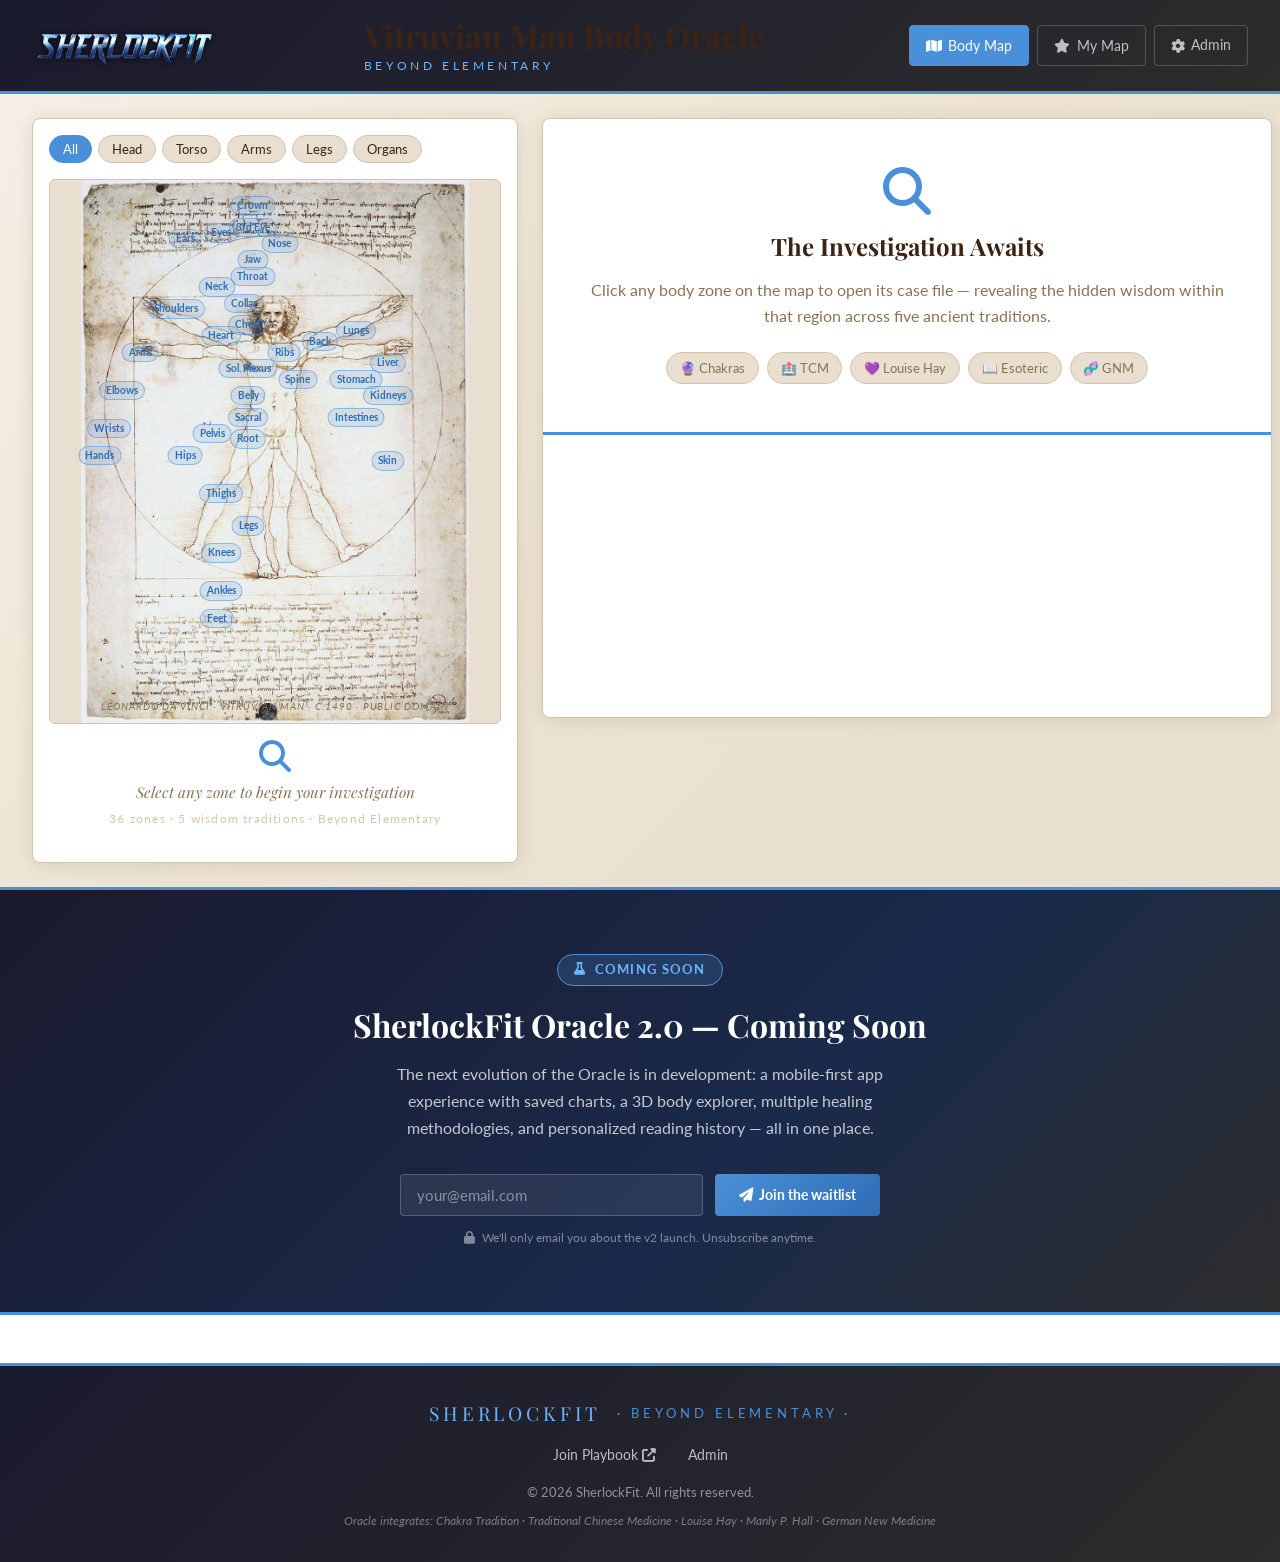
<file: index.html>
<!DOCTYPE html>
<html lang="en">
<head>
  <meta charset="UTF-8">
  <meta name="viewport" content="width=device-width, initial-scale=1.0">
  <meta name="description" content="Vitruvian Man Body Oracle by SherlockFit — Investigate your body's hidden wisdom through chakras, TCM, Louise Hay, Manly P. Hall, and German New Medicine.">
  <title>Vitruvian Man Body Oracle | SherlockFit — Beyond Elementary</title>
  <link rel="preconnect" href="https://fonts.googleapis.com">
  <link rel="preconnect" href="https://fonts.gstatic.com" crossorigin>
  <link href="https://fonts.googleapis.com/css2?family=Playfair+Display:ital,wght@0,400;0,600;0,700;1,400;1,600&family=Lato:wght@300;400;700&display=swap" rel="stylesheet">
  <link rel="stylesheet" href="https://cdnjs.cloudflare.com/ajax/libs/font-awesome/6.5.0/css/all.min.css">
  <link rel="stylesheet" href="styles.css">
</head>
<body>
  <!-- HEADER -->
  <header class="site-header">
    <div class="header-inner">
      <div class="logo-area">
        <img src="sherlockfit-logo.png" alt="SherlockFit" class="site-logo" onerror="this.style.display='none'; document.getElementById('logo-text').style.display='block'">
        <span id="logo-text" class="logo-text-fallback" style="display:none">SHERLOCKFIT</span>
      </div>
      <div class="header-title">
        <h1>Vitruvian Man Body Oracle</h1>
        <p class="tagline">BEYOND ELEMENTARY</p>
      </div>
      <nav class="header-nav">
        <button class="nav-btn active" data-view="oracle"><i class="fas fa-map"></i> Body Map</button>
        <button class="nav-btn" data-view="mymap"><i class="fas fa-star"></i> My Map</button>
        <a href="admin.html" class="nav-btn"><i class="fas fa-cog"></i> Admin</a>
      </nav>
    </div>
  </header>

  <!-- MAIN CONTENT -->
  <main class="oracle-main">
    
    <!-- BODY MAP VIEW -->
    <div id="view-oracle" class="view active">
      <div class="oracle-layout">
        
        <!-- LEFT: Body Map -->
        <aside class="body-map-panel">
          <div class="region-tabs">
            <button class="region-tab active" data-region="all">All</button>
            <button class="region-tab" data-region="head">Head</button>
            <button class="region-tab" data-region="torso">Torso</button>
            <button class="region-tab" data-region="arms">Arms</button>
            <button class="region-tab" data-region="legs">Legs</button>
            <button class="region-tab" data-region="organs">Organs</button>
          </div>
          
          <div class="body-map-container" id="bodyMapContainer">
            <img src="vitruvian-man.png" alt="Vitruvian Man — Leonardo da Vinci, c.1490" class="vitruvian-img" id="vitruvianImg">
            
            <!-- ZONE HOTSPOTS - positioned as percentages relative to the container -->
            <!-- HEAD REGION -->
            <button class="body-zone" data-zone="crown" data-region="head" style="top:3%;left:45%;" title="Crown">Crown</button>
            <button class="body-zone" data-zone="eyes" data-region="head" style="top:8%;left:38%;" title="Eyes">Eyes</button>
            <button class="body-zone" data-zone="thirdEye" data-region="head" style="top:7%;left:45%;" title="Third Eye">3rd Eye</button>
            <button class="body-zone" data-zone="ears" data-region="head" style="top:9%;left:30%;" title="Ears">Ears</button>
            <button class="body-zone" data-zone="nose" data-region="head" style="top:10%;left:51%;" title="Nose">Nose</button>
            <button class="body-zone" data-zone="jaw" data-region="head" style="top:13%;left:45%;" title="Jaw">Jaw</button>
            <button class="body-zone" data-zone="throat" data-region="head" style="top:16%;left:45%;" title="Throat">Throat</button>
            <button class="body-zone" data-zone="neck" data-region="head" style="top:18%;left:37%;" title="Neck">Neck</button>
            
            <!-- TORSO REGION -->
            <button class="body-zone" data-zone="shoulders" data-region="torso" style="top:22%;left:28%;" title="Shoulders">Shoulders</button>
            <button class="body-zone" data-zone="collarbone" data-region="torso" style="top:21%;left:43%;" title="Collarbone">Collar</button>
            <button class="body-zone" data-zone="chest" data-region="torso" style="top:25%;left:44%;" title="Chest">Chest</button>
            <button class="body-zone" data-zone="heart" data-region="torso" style="top:27%;left:38%;" title="Heart">Heart</button>
            <button class="body-zone" data-zone="ribcage" data-region="torso" style="top:30%;left:52%;" title="Ribcage">Ribs</button>
            <button class="body-zone" data-zone="solarPlexus" data-region="torso" style="top:33%;left:44%;" title="Solar Plexus">Sol. Plexus</button>
            <button class="body-zone" data-zone="back" data-region="torso" style="top:28%;left:60%;" title="Back">Back</button>
            <button class="body-zone" data-zone="spine" data-region="torso" style="top:35%;left:55%;" title="Spine">Spine</button>
            <button class="body-zone" data-zone="belly" data-region="torso" style="top:38%;left:44%;" title="Belly">Belly</button>
            <button class="body-zone" data-zone="sacral" data-region="torso" style="top:42%;left:44%;" title="Sacral">Sacral</button>
            <button class="body-zone" data-zone="pelvis" data-region="torso" style="top:45%;left:36%;" title="Pelvis">Pelvis</button>
            
            <!-- ARMS REGION -->
            <button class="body-zone" data-zone="arms" data-region="arms" style="top:30%;left:20%;" title="Arms">Arms</button>
            <button class="body-zone" data-zone="elbows" data-region="arms" style="top:37%;left:16%;" title="Elbows">Elbows</button>
            <button class="body-zone" data-zone="wrists" data-region="arms" style="top:44%;left:13%;" title="Wrists">Wrists</button>
            <button class="body-zone" data-zone="hands" data-region="arms" style="top:49%;left:11%;" title="Hands">Hands</button>
            
            <!-- LEGS REGION -->
            <button class="body-zone" data-zone="root" data-region="legs" style="top:46%;left:44%;" title="Root">Root</button>
            <button class="body-zone" data-zone="hips" data-region="legs" style="top:49%;left:30%;" title="Hips">Hips</button>
            <button class="body-zone" data-zone="thighs" data-region="legs" style="top:56%;left:38%;" title="Thighs">Thighs</button>
            <button class="body-zone" data-zone="legs" data-region="legs" style="top:62%;left:44%;" title="Legs">Legs</button>
            <button class="body-zone" data-zone="knees" data-region="legs" style="top:67%;left:38%;" title="Knees">Knees</button>
            <button class="body-zone" data-zone="ankles" data-region="legs" style="top:74%;left:38%;" title="Ankles">Ankles</button>
            <button class="body-zone" data-zone="feet" data-region="legs" style="top:79%;left:37%;" title="Feet">Feet</button>
            
            <!-- ORGANS -->
            <button class="body-zone" data-zone="lungs" data-region="organs" style="top:26%;left:68%;" title="Lungs">Lungs</button>
            <button class="body-zone" data-zone="stomach" data-region="organs" style="top:35%;left:68%;" title="Stomach">Stomach</button>
            <button class="body-zone" data-zone="liver" data-region="organs" style="top:32%;left:75%;" title="Liver">Liver</button>
            <button class="body-zone" data-zone="kidneys" data-region="organs" style="top:38%;left:75%;" title="Kidneys">Kidneys</button>
            <button class="body-zone" data-zone="intestines" data-region="organs" style="top:42%;left:68%;" title="Intestines">Intestines</button>
            <button class="body-zone" data-zone="skin" data-region="organs" style="top:50%;left:75%;" title="Skin">Skin</button>
            
            <div class="vitruvian-caption">LEONARDO DA VINCI · VITRUVIAN MAN · C.1490 · PUBLIC DOMAIN</div>
          </div>
          
          <div class="map-prompt" id="mapPrompt">
            <i class="fas fa-search"></i>
            <p>Select any zone to begin your investigation</p>
            <span class="map-prompt-sub">36 zones · 5 wisdom traditions · Beyond Elementary</span>
          </div>
        </aside>
        
        <!-- RIGHT: Case File Panel -->
        <section class="case-file-panel" id="caseFilePanel">
          <div class="case-file-header" id="caseFileHeader">
            <div class="case-file-placeholder">
              <div class="placeholder-icon"><i class="fas fa-magnifying-glass"></i></div>
              <h2>The Investigation Awaits</h2>
              <p>Click any body zone on the map to open its case file — revealing the hidden wisdom within that region across five ancient traditions.</p>
              <div class="wisdom-traditions">
                <span>🔮 Chakras</span>
                <span>🏥 TCM</span>
                <span>💜 Louise Hay</span>
                <span>📖 Esoteric</span>
                <span>🧬 GNM</span>
              </div>
            </div>
          </div>
          
          <div class="case-file-content" id="caseFileContent" style="display:none">
            <div class="zone-title-bar">
              <div class="zone-chakra-dot" id="zoneDot"></div>
              <h2 id="zoneTitle">Zone Name</h2>
              <div class="zone-actions">
                <button class="btn-sm btn-secondary" id="addNoteBtn"><i class="fas fa-plus"></i> Case Note</button>
                <button class="btn-sm btn-secondary" id="shareBtn"><i class="fas fa-share-alt"></i> Share</button>
              </div>
            </div>
            <p class="zone-anatomy" id="zoneAnatomy"></p>
            
            <!-- ACCORDION SECTIONS -->
            <div class="accordion" id="mainAccordion">
              
              <div class="accordion-item">
                <button class="accordion-header" data-section="spiritual">
                  <span class="acc-icon">🔮</span>
                  <span class="acc-title">The Investigation — Spiritual Meaning</span>
                  <i class="fas fa-chevron-down acc-arrow"></i>
                </button>
                <div class="accordion-body" id="section-spiritual"></div>
              </div>
              
              <div class="accordion-item">
                <button class="accordion-header" data-section="chakra">
                  <span class="acc-icon">🕉️</span>
                  <span class="acc-title">Chakra Dossier</span>
                  <i class="fas fa-chevron-down acc-arrow"></i>
                </button>
                <div class="accordion-body" id="section-chakra"></div>
              </div>
              
              <div class="accordion-item">
                <button class="accordion-header" data-section="tcm">
                  <span class="acc-icon">🏥</span>
                  <span class="acc-title">Chinese Medicine Report</span>
                  <i class="fas fa-chevron-down acc-arrow"></i>
                </button>
                <div class="accordion-body" id="section-tcm"></div>
              </div>
              
              <div class="accordion-item">
                <button class="accordion-header" data-section="louiseHay">
                  <span class="acc-icon">💜</span>
                  <span class="acc-title">Louise Hay's Evidence</span>
                  <i class="fas fa-chevron-down acc-arrow"></i>
                </button>
                <div class="accordion-body" id="section-louiseHay"></div>
              </div>
              
              <div class="accordion-item">
                <button class="accordion-header" data-section="manlyPHall">
                  <span class="acc-icon">📖</span>
                  <span class="acc-title">Hall's Secret Archives</span>
                  <i class="fas fa-chevron-down acc-arrow"></i>
                </button>
                <div class="accordion-body" id="section-manlyPHall"></div>
              </div>
              
              <div class="accordion-item">
                <button class="accordion-header" data-section="gnm">
                  <span class="acc-icon">🧬</span>
                  <span class="acc-title">Biological Program — GNM</span>
                  <i class="fas fa-chevron-down acc-arrow"></i>
                </button>
                <div class="accordion-body" id="section-gnm"></div>
              </div>
              
              <div class="accordion-item">
                <button class="accordion-header" data-section="patterns">
                  <span class="acc-icon">⚖️</span>
                  <span class="acc-title">Body Pattern Analysis</span>
                  <i class="fas fa-chevron-down acc-arrow"></i>
                </button>
                <div class="accordion-body" id="section-patterns"></div>
              </div>
              
              <div class="accordion-item">
                <button class="accordion-header" data-section="ailments">
                  <span class="acc-icon">🩺</span>
                  <span class="acc-title">Known Ailments</span>
                  <i class="fas fa-chevron-down acc-arrow"></i>
                </button>
                <div class="accordion-body" id="section-ailments"></div>
              </div>
              
              <div class="accordion-item">
                <button class="accordion-header" data-section="playbook">
                  <span class="acc-icon">💪</span>
                  <span class="acc-title">SherlockFit Prescription</span>
                  <i class="fas fa-chevron-down acc-arrow"></i>
                </button>
                <div class="accordion-body" id="section-playbook"></div>
              </div>
              
              <div class="accordion-item" id="personalNotesSection" style="display:none">
                <button class="accordion-header" data-section="notes">
                  <span class="acc-icon">📝</span>
                  <span class="acc-title">My Case Notes</span>
                  <i class="fas fa-chevron-down acc-arrow"></i>
                </button>
                <div class="accordion-body" id="section-notes"></div>
              </div>
              
            </div><!-- end accordion -->
            
            <!-- Share buttons -->
            <div class="share-bar">
              <span class="share-label">Share this investigation:</span>
              <button class="share-btn share-twitter" id="shareTwitter"><i class="fab fa-x-twitter"></i> Share</button>
              <button class="share-btn share-facebook" id="shareFacebook"><i class="fab fa-facebook-f"></i> Share</button>
              <button class="share-btn share-copy" id="shareCopy"><i class="fas fa-link"></i> Copy Link</button>
            </div>
            
          </div><!-- end case-file-content -->
        </section>
        
      </div><!-- end oracle-layout -->
    </div><!-- end view-oracle -->
    
    <!-- MY MAP VIEW -->
    <div id="view-mymap" class="view">
      <div class="mymap-container">
        <h2 class="section-heading"><i class="fas fa-star"></i> Personal Healing Map</h2>
        <p class="section-subtext">Track your investigation progress across all 36 body zones.</p>
        
        <div class="progress-bar-container">
          <div class="progress-bar-label">
            <span>Zones Investigated:</span>
            <span id="progressCount">0 of 36</span>
          </div>
          <div class="progress-track">
            <div class="progress-fill" id="progressFill" style="width:0%"></div>
          </div>
        </div>
        
        <div class="zone-grid" id="zoneGrid"></div>
        
        <div class="map-actions">
          <button class="btn btn-primary" id="exportMapBtn"><i class="fas fa-download"></i> Export My Map</button>
          <button class="btn btn-secondary" id="importMapBtn"><i class="fas fa-upload"></i> Import Map</button>
          <button class="btn btn-danger" id="clearMapBtn"><i class="fas fa-trash"></i> Clear All Notes</button>
        </div>
        <input type="file" id="importFileInput" accept=".json" style="display:none">
      </div>
    </div>
    
  </main>

  <!-- ADD CASE NOTE MODAL -->
  <div class="modal-overlay" id="caseNoteModal">
    <div class="modal-box">
      <div class="modal-header">
        <h3><i class="fas fa-plus-circle"></i> Add Case Note</h3>
        <button class="modal-close" id="modalClose"><i class="fas fa-times"></i></button>
      </div>
      <div class="modal-body">
        <label>Body Zone:</label>
        <select id="noteZoneSelect" class="modal-input"></select>
        <label>Note Type:</label>
        <select id="noteTypeSelect" class="modal-input">
          <option value="ailment">Ailment / Injury</option>
          <option value="observation">Personal Observation</option>
          <option value="healing">Healing Progress</option>
          <option value="affirmation">Personal Affirmation</option>
        </select>
        <label>Your Note:</label>
        <textarea id="noteText" class="modal-input" rows="4" placeholder="Describe your experience, symptom, or insight..."></textarea>
        <div class="modal-actions">
          <button class="btn btn-primary" id="saveNoteBtn">Save to Case File</button>
          <button class="btn btn-secondary" id="cancelNoteBtn">Cancel</button>
        </div>
      </div>
    </div>
  </div>

  <!-- ============================================================
       WAITLIST SECTION — SherlockFit Oracle 2.0
       ============================================================
       To activate form submissions:
         1. Create a free account at https://formspree.io
         2. Create a new form and copy your form ID
         3. Replace REPLACE_WITH_FORM_ID below with your actual form ID
            e.g. https://formspree.io/f/xabc1234
         4. (Optional) Keep or update the hidden _subject field value
       ============================================================ -->
  <section class="waitlist-section" aria-label="Join the SherlockFit Oracle 2.0 waitlist">
    <div class="waitlist-inner">
      <div class="waitlist-badge"><i class="fas fa-flask"></i> Coming Soon</div>
      <h2 class="waitlist-heading">SherlockFit Oracle 2.0 — Coming Soon</h2>
      <p class="waitlist-sub">
        The next evolution of the Oracle is in development: a mobile-first app experience with saved charts,
        a 3D body explorer, multiple healing methodologies, and personalized reading history — all in one place.
      </p>

      <form class="waitlist-form" id="waitlistForm"
            action="https://formspree.io/f/REPLACE_WITH_FORM_ID"
            method="POST"
            novalidate>
        <!-- Optional: set email subject in Formspree dashboard or keep this hidden field -->
        <input type="hidden" name="_subject" value="V2 waitlist signup">
        <div class="waitlist-input-row">
          <label for="waitlistEmail" class="sr-only">Email address</label>
          <input
            type="email"
            id="waitlistEmail"
            name="email"
            class="waitlist-email-input"
            placeholder="your@email.com"
            autocomplete="email"
            required
          >
          <button type="submit" class="btn waitlist-submit-btn" id="waitlistSubmitBtn">
            <i class="fas fa-paper-plane"></i>
            <span>Join the waitlist</span>
          </button>
        </div>
        <p class="waitlist-privacy">
          <i class="fas fa-lock"></i>
          We'll only email you about the v2 launch. Unsubscribe anytime.
        </p>
      </form>

      <div class="waitlist-feedback" id="waitlistFeedback" aria-live="polite" aria-atomic="true"></div>
    </div>
  </section>

  <!-- FOOTER -->
  <footer class="site-footer">
    <div class="footer-inner">
      <div class="footer-brand">
        <span class="footer-logo">SHERLOCKFIT</span>
        <span class="footer-tagline">· BEYOND ELEMENTARY ·</span>
      </div>
      <div class="footer-links">
        <a href="https://my.playbookapp.io/sherlockfit" target="_blank" rel="noopener">Join Playbook <i class="fas fa-external-link-alt"></i></a>
        <a href="admin.html">Admin</a>
      </div>
      <p class="footer-copy">&copy; 2026 SherlockFit. All rights reserved.</p>
      <p class="footer-credits">Oracle integrates: Chakra Tradition · Traditional Chinese Medicine · Louise Hay · Manly P. Hall · German New Medicine</p>
    </div>
  </footer>

  <script src="body-data.js"></script>
  <script src="script.js"></script>
</body>
</html>
</file>
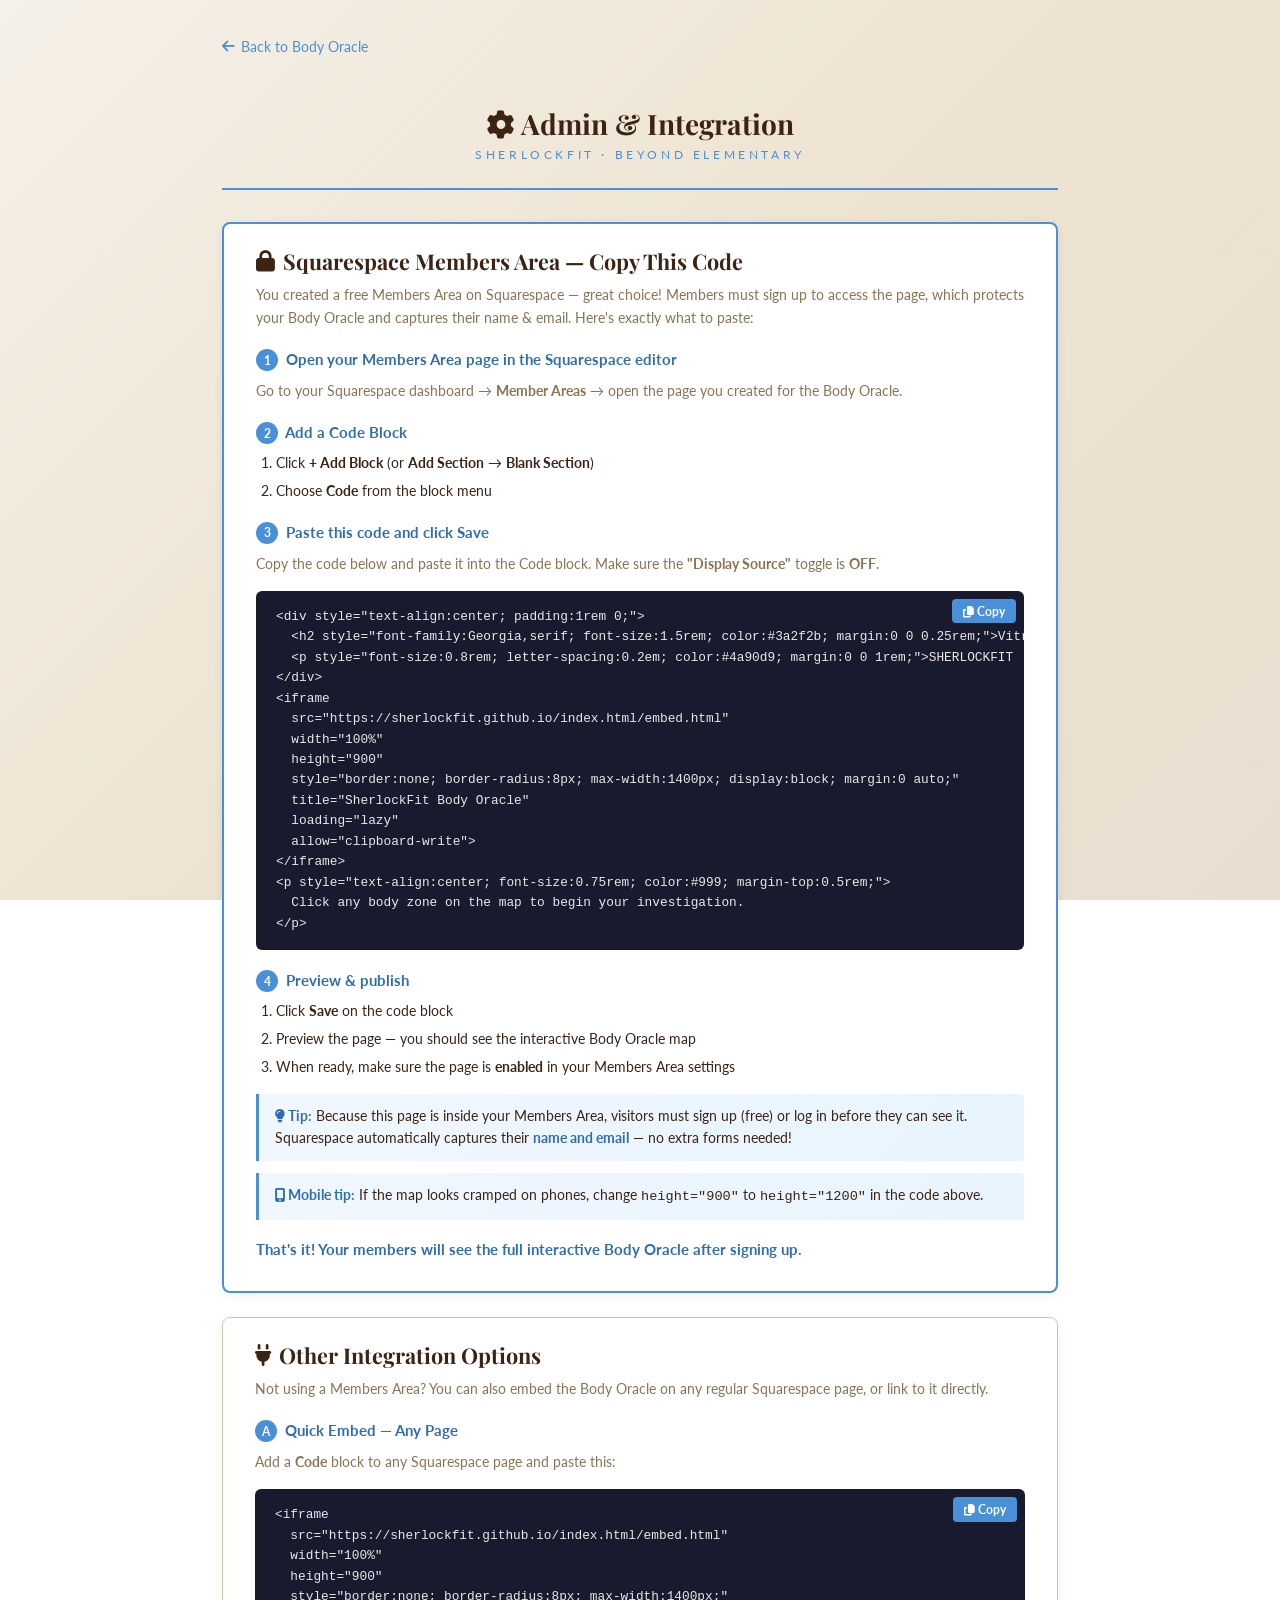
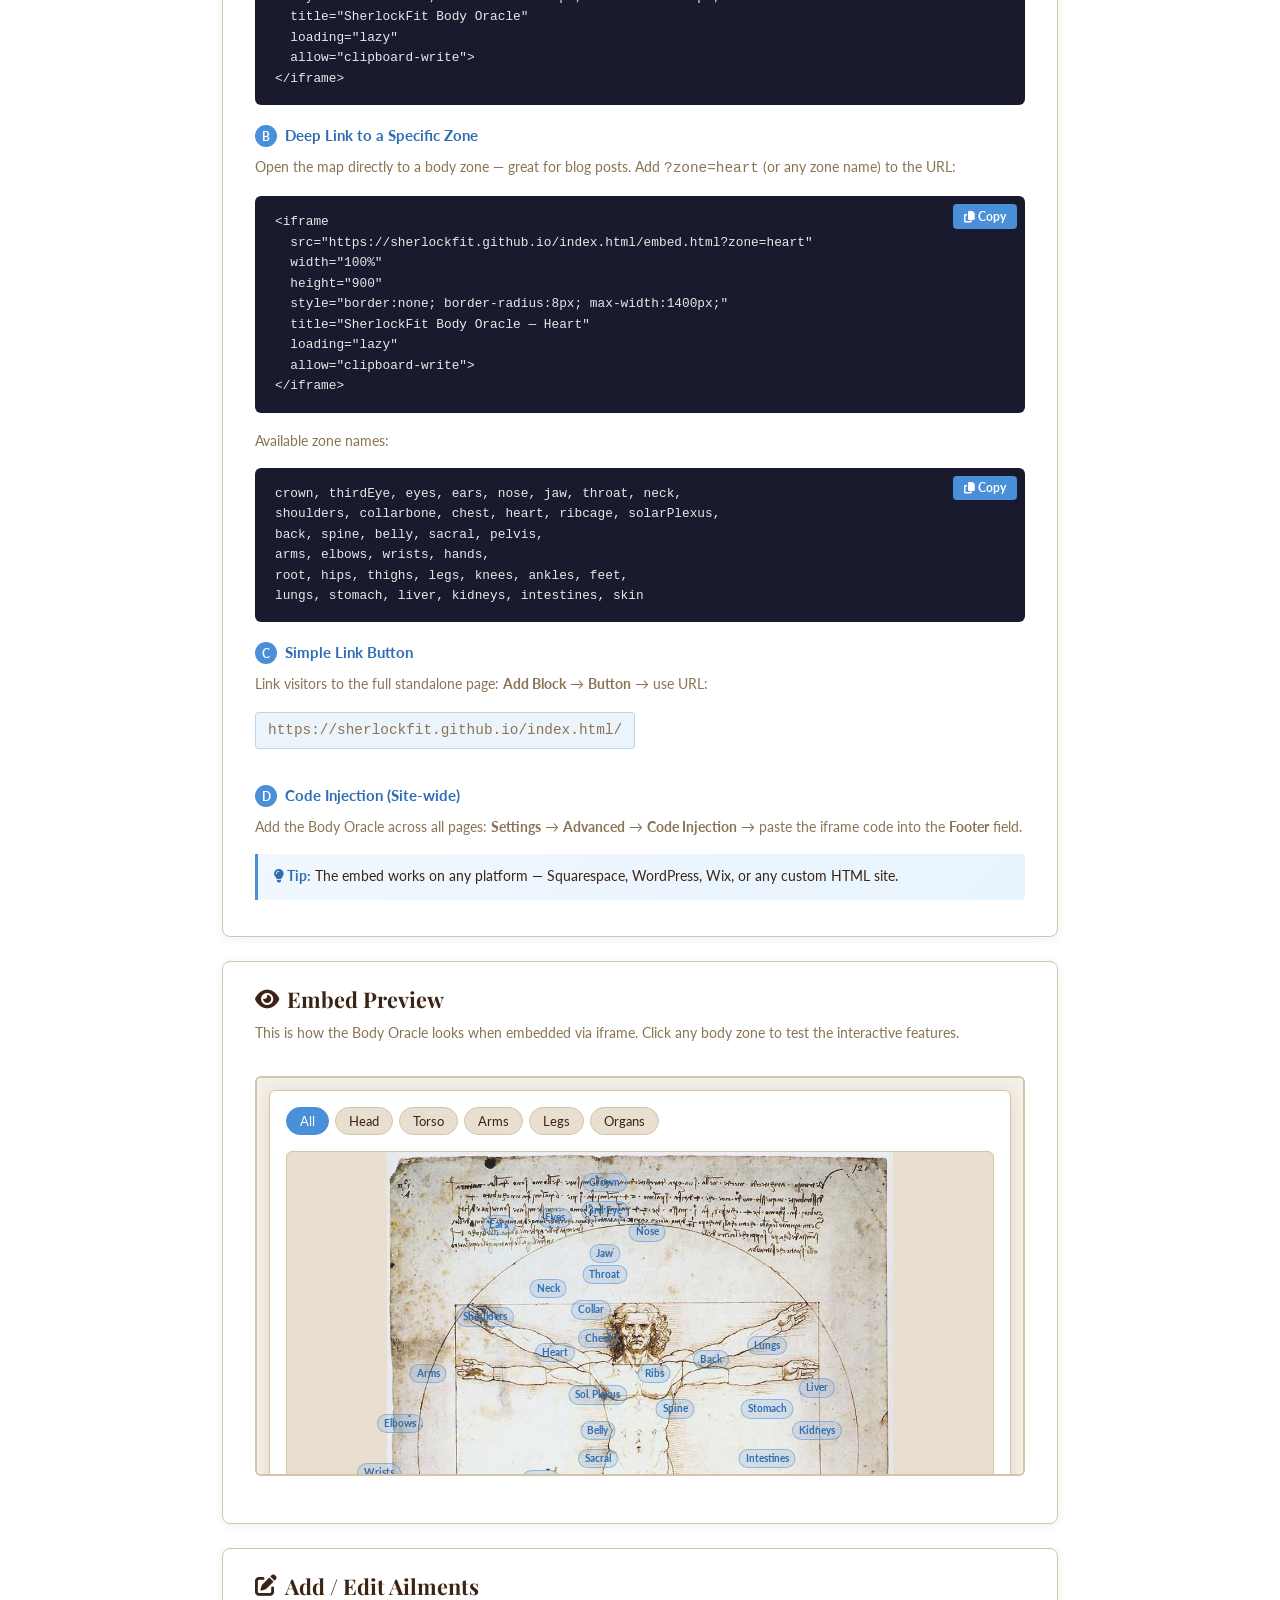
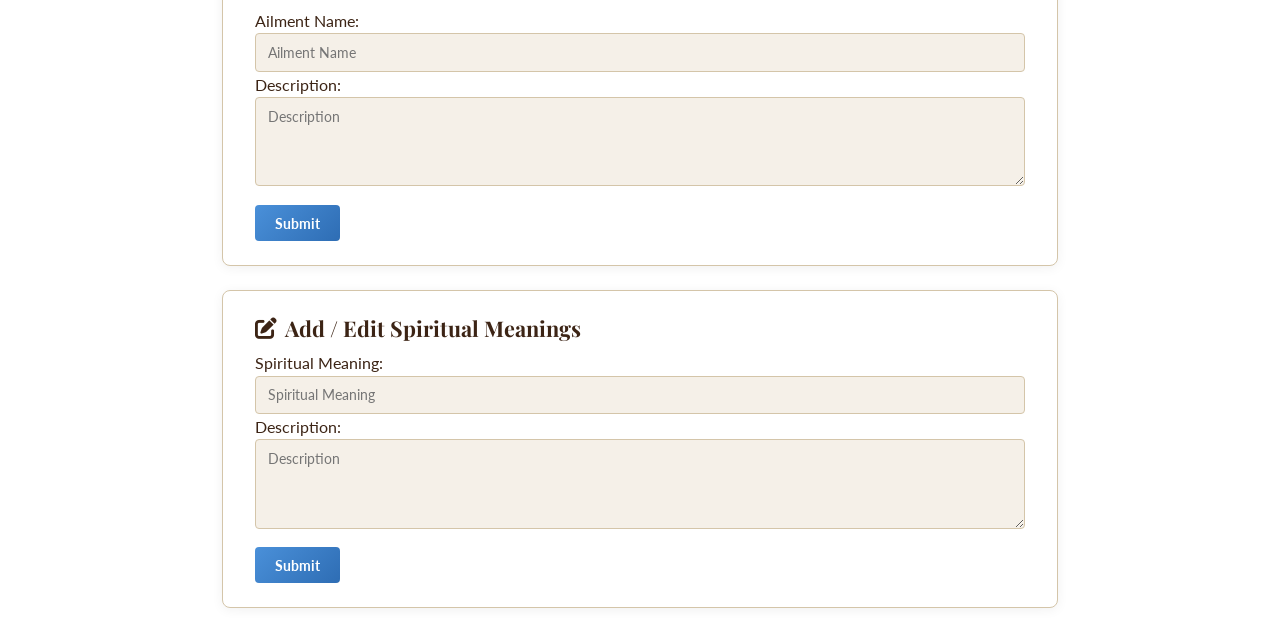
<file: admin.html>
<!DOCTYPE html>
<html lang="en">
<head>
    <meta charset="UTF-8">
    <meta name="viewport" content="width=device-width, initial-scale=1.0">
    <title>Admin — SherlockFit Body Oracle</title>
    <link rel="preconnect" href="https://fonts.googleapis.com">
    <link rel="preconnect" href="https://fonts.gstatic.com" crossorigin>
    <link href="https://fonts.googleapis.com/css2?family=Playfair+Display:wght@400;600;700&family=Lato:wght@300;400;700&display=swap" rel="stylesheet">
    <link rel="stylesheet" href="https://cdnjs.cloudflare.com/ajax/libs/font-awesome/6.5.0/css/all.min.css">
    <link rel="stylesheet" href="styles.css">
    <style>
        .admin-container { max-width: 900px; margin: 2rem auto; padding: 0 2rem; }
        .admin-card {
            background: white; border: 1px solid var(--parchment-edge);
            border-radius: 8px; padding: 1.5rem 2rem; margin-bottom: 1.5rem;
            box-shadow: 0 2px 12px rgba(0,0,0,0.06);
        }
        .admin-card h2 {
            font-family: 'Playfair Display', serif; color: var(--sepia);
            margin: 0 0 0.5rem; font-size: 1.35rem;
            display: flex; align-items: center; gap: 0.5rem;
        }
        .admin-card p { color: var(--sepia-light); font-size: 0.9rem; margin: 0 0 1rem; line-height: 1.6; }
        .admin-card h3 {
            font-family: 'Lato', sans-serif; font-size: 0.95rem;
            color: var(--sf-chrome-dark); margin: 1.25rem 0 0.5rem;
            font-weight: 700;
        }
        .admin-card ol, .admin-card ul { padding-left: 1.25rem; margin: 0 0 1rem; color: var(--sepia); font-size: 0.9rem; }
        .admin-card ol { list-style: decimal; }
        .admin-card ul { list-style: disc; }
        .admin-card li { margin-bottom: 0.4rem; line-height: 1.5; }
        .code-block {
            position: relative; background: var(--navy); color: #e8e8e8;
            padding: 1rem 1.25rem; border-radius: 6px; font-family: 'Courier New', monospace;
            font-size: 0.8rem; line-height: 1.6; overflow-x: auto;
            white-space: pre; margin: 0.75rem 0 1rem;
        }
        .copy-btn {
            position: absolute; top: 0.5rem; right: 0.5rem;
            background: var(--sf-chrome-blue); color: white; border: none;
            padding: 0.3rem 0.7rem; border-radius: 4px; cursor: pointer;
            font-size: 0.75rem; font-family: 'Lato', sans-serif; font-weight: 700;
            transition: background 0.2s;
        }
        .copy-btn:hover { background: var(--sf-chrome-light); }
        .step-number {
            display: inline-flex; align-items: center; justify-content: center;
            width: 22px; height: 22px; border-radius: 50%;
            background: var(--sf-chrome-blue); color: white;
            font-size: 0.75rem; font-weight: 700; margin-right: 0.25rem;
            flex-shrink: 0;
        }
        .back-link {
            display: inline-flex; align-items: center; gap: 0.4rem;
            color: var(--sf-chrome-blue); font-size: 0.9rem;
            margin-bottom: 1.5rem; text-decoration: none;
        }
        .back-link:hover { text-decoration: underline; }
        .preview-frame {
            width: 100%; height: 400px; border: 2px solid var(--parchment-edge);
            border-radius: 6px; margin: 1rem 0;
        }
        .url-highlight {
            background: rgba(74,144,217,0.1); border: 1px solid rgba(74,144,217,0.3);
            padding: 0.4rem 0.75rem; border-radius: 4px; font-family: 'Courier New', monospace;
            font-size: 0.85rem; color: var(--sf-chrome-dark); display: inline-block;
            word-break: break-all;
        }
        .tip-box {
            background: linear-gradient(135deg, #f0f7ff, #e8f4fd); border-left: 3px solid var(--sf-chrome-blue);
            padding: 0.75rem 1rem; border-radius: 0 4px 4px 0; margin: 0.75rem 0;
            font-size: 0.85rem; color: var(--sepia);
        }
        .tip-box strong { color: var(--sf-chrome-dark); }
        .admin-header {
            text-align: center; padding: 1.5rem 0;
            border-bottom: 2px solid var(--sf-chrome-blue); margin-bottom: 2rem;
        }
        .admin-header h1 {
            font-family: 'Playfair Display', serif; font-size: 1.75rem;
            color: var(--sepia); margin: 0;
        }
        .admin-header .tagline {
            color: var(--sf-chrome-blue); margin: 0.25rem 0 0;
        }
    </style>
</head>
<body>
    <div class="admin-container">
        <a href="index.html" class="back-link"><i class="fas fa-arrow-left"></i> Back to Body Oracle</a>

        <div class="admin-header">
            <h1><i class="fas fa-cog"></i> Admin &amp; Integration</h1>
            <p class="tagline">SHERLOCKFIT · BEYOND ELEMENTARY</p>
        </div>

        <!-- SQUARESPACE MEMBERS AREA GUIDE (PRIMARY) -->
        <div class="admin-card" style="border: 2px solid var(--sf-chrome-blue);">
            <h2><i class="fas fa-lock"></i> Squarespace Members Area — Copy This Code</h2>
            <p>You created a free Members Area on Squarespace — great choice! Members must sign up to access the page, which protects your Body Oracle and captures their name &amp; email. Here's exactly what to paste:</p>

            <h3><span class="step-number">1</span> Open your Members Area page in the Squarespace editor</h3>
            <p>Go to your Squarespace dashboard → <strong>Member Areas</strong> → open the page you created for the Body Oracle.</p>

            <h3><span class="step-number">2</span> Add a Code Block</h3>
            <ol>
                <li>Click <strong>+ Add Block</strong> (or <strong>Add Section</strong> → <strong>Blank Section</strong>)</li>
                <li>Choose <strong>Code</strong> from the block menu</li>
            </ol>

            <h3><span class="step-number">3</span> Paste this code and click Save</h3>
            <p>Copy the code below and paste it into the Code block. Make sure the <strong>"Display Source"</strong> toggle is <strong>OFF</strong>.</p>
            <div class="code-block" id="membersAreaCode">&lt;div style="text-align:center; padding:1rem 0;"&gt;
  &lt;h2 style="font-family:Georgia,serif; font-size:1.5rem; color:#3a2f2b; margin:0 0 0.25rem;"&gt;Vitruvian Man Body Oracle&lt;/h2&gt;
  &lt;p style="font-size:0.8rem; letter-spacing:0.2em; color:#4a90d9; margin:0 0 1rem;"&gt;SHERLOCKFIT · BEYOND ELEMENTARY&lt;/p&gt;
&lt;/div&gt;
&lt;iframe
  src="https://sherlockfit.github.io/index.html/embed.html"
  width="100%"
  height="900"
  style="border:none; border-radius:8px; max-width:1400px; display:block; margin:0 auto;"
  title="SherlockFit Body Oracle"
  loading="lazy"
  allow="clipboard-write"&gt;
&lt;/iframe&gt;
&lt;p style="text-align:center; font-size:0.75rem; color:#999; margin-top:0.5rem;"&gt;
  Click any body zone on the map to begin your investigation.
&lt;/p&gt;<button class="copy-btn" data-copy="membersAreaCode"><i class="fas fa-copy"></i> Copy</button></div>

            <h3><span class="step-number">4</span> Preview &amp; publish</h3>
            <ol>
                <li>Click <strong>Save</strong> on the code block</li>
                <li>Preview the page — you should see the interactive Body Oracle map</li>
                <li>When ready, make sure the page is <strong>enabled</strong> in your Members Area settings</li>
            </ol>

            <div class="tip-box">
                <strong><i class="fas fa-lightbulb"></i> Tip:</strong> Because this page is inside your Members Area, visitors must sign up (free) or log in before they can see it. Squarespace automatically captures their <strong>name and email</strong> — no extra forms needed!
            </div>

            <div class="tip-box">
                <strong><i class="fas fa-mobile-alt"></i> Mobile tip:</strong> If the map looks cramped on phones, change <code>height="900"</code> to <code>height="1200"</code> in the code above.
            </div>

            <h3>That's it! Your members will see the full interactive Body Oracle after signing up.</h3>
        </div>

        <!-- SQUARESPACE GENERAL EMBED GUIDE -->
        <div class="admin-card">
            <h2><i class="fas fa-plug"></i> Other Integration Options</h2>
            <p>Not using a Members Area? You can also embed the Body Oracle on any regular Squarespace page, or link to it directly.</p>

            <h3><span class="step-number">A</span> Quick Embed — Any Page</h3>
            <p>Add a <strong>Code</strong> block to any Squarespace page and paste this:</p>
            <div class="code-block" id="embedCode1">&lt;iframe
  src="https://sherlockfit.github.io/index.html/embed.html"
  width="100%"
  height="900"
  style="border:none; border-radius:8px; max-width:1400px;"
  title="SherlockFit Body Oracle"
  loading="lazy"
  allow="clipboard-write"&gt;
&lt;/iframe&gt;<button class="copy-btn" data-copy="embedCode1"><i class="fas fa-copy"></i> Copy</button></div>

            <h3><span class="step-number">B</span> Deep Link to a Specific Zone</h3>
            <p>Open the map directly to a body zone — great for blog posts. Add <code>?zone=heart</code> (or any zone name) to the URL:</p>
            <div class="code-block" id="embedCode2">&lt;iframe
  src="https://sherlockfit.github.io/index.html/embed.html?zone=heart"
  width="100%"
  height="900"
  style="border:none; border-radius:8px; max-width:1400px;"
  title="SherlockFit Body Oracle — Heart"
  loading="lazy"
  allow="clipboard-write"&gt;
&lt;/iframe&gt;<button class="copy-btn" data-copy="embedCode2"><i class="fas fa-copy"></i> Copy</button></div>

            <p>Available zone names:</p>
            <div class="code-block" id="zoneNames">crown, thirdEye, eyes, ears, nose, jaw, throat, neck,
shoulders, collarbone, chest, heart, ribcage, solarPlexus,
back, spine, belly, sacral, pelvis,
arms, elbows, wrists, hands,
root, hips, thighs, legs, knees, ankles, feet,
lungs, stomach, liver, kidneys, intestines, skin<button class="copy-btn" data-copy="zoneNames"><i class="fas fa-copy"></i> Copy</button></div>

            <h3><span class="step-number">C</span> Simple Link Button</h3>
            <p>Link visitors to the full standalone page: <strong>Add Block</strong> → <strong>Button</strong> → use URL:</p>
            <p class="url-highlight">https://sherlockfit.github.io/index.html/</p>

            <h3><span class="step-number">D</span> Code Injection (Site-wide)</h3>
            <p>Add the Body Oracle across all pages: <strong>Settings</strong> → <strong>Advanced</strong> → <strong>Code Injection</strong> → paste the iframe code into the <strong>Footer</strong> field.</p>

            <div class="tip-box">
                <strong><i class="fas fa-lightbulb"></i> Tip:</strong> The embed works on any platform — Squarespace, WordPress, Wix, or any custom HTML site.
            </div>
        </div>

        <!-- EMBED PREVIEW -->
        <div class="admin-card">
            <h2><i class="fas fa-eye"></i> Embed Preview</h2>
            <p>This is how the Body Oracle looks when embedded via iframe. Click any body zone to test the interactive features.</p>
            <iframe src="embed.html" class="preview-frame" title="Embed Preview" loading="lazy" allow="clipboard-write"></iframe>
        </div>

        <!-- EXISTING ADMIN FORMS -->
        <div class="admin-card">
            <h2><i class="fas fa-edit"></i> Add / Edit Ailments</h2>
            <form id="ailmentForm">
                <label>Ailment Name:</label>
                <input type="text" id="ailmentName" class="modal-input" placeholder="Ailment Name" required>
                <label>Description:</label>
                <textarea id="ailmentDescription" class="modal-input" rows="4" placeholder="Description" required></textarea>
                <div style="margin-top:0.75rem">
                    <button type="submit" class="btn btn-primary">Submit</button>
                </div>
            </form>
        </div>

        <div class="admin-card">
            <h2><i class="fas fa-edit"></i> Add / Edit Spiritual Meanings</h2>
            <form id="spiritualMeaningForm">
                <label>Spiritual Meaning:</label>
                <input type="text" id="spiritualMeaningName" class="modal-input" placeholder="Spiritual Meaning" required>
                <label>Description:</label>
                <textarea id="spiritualMeaningDescription" class="modal-input" rows="4" placeholder="Description" required></textarea>
                <div style="margin-top:0.75rem">
                    <button type="submit" class="btn btn-primary">Submit</button>
                </div>
            </form>
        </div>

    </div>

    <script>
    (function () {
        "use strict";

        function fallbackCopy(text) {
            var ta = document.createElement("textarea");
            ta.value = text;
            ta.style.position = "fixed";
            ta.style.left = "-9999px";
            ta.style.top = "-9999px";
            document.body.appendChild(ta);
            ta.focus();
            ta.select();
            var ok = false;
            try { ok = document.execCommand("copy"); } catch (e) { ok = false; }
            document.body.removeChild(ta);
            return ok;
        }

        function showCopied(btn) {
            btn.innerHTML = '<i class="fas fa-check"></i> Copied!';
            setTimeout(function () {
                btn.innerHTML = '<i class="fas fa-copy"></i> Copy';
            }, 2000);
        }

        function showFailed(btn) {
            btn.innerHTML = '<i class="fas fa-times"></i> Failed';
            setTimeout(function () {
                btn.innerHTML = '<i class="fas fa-copy"></i> Copy';
            }, 2000);
        }

        document.querySelectorAll(".copy-btn").forEach(function (btn) {
            btn.addEventListener("click", function () {
                var targetId = this.getAttribute("data-copy");
                var el = document.getElementById(targetId);
                if (!el) return;
                var clone = el.cloneNode(true);
                var btns = clone.querySelectorAll(".copy-btn");
                btns.forEach(function (b) { b.remove(); });
                var text = clone.textContent.trim();
                var self = this;
                if (navigator.clipboard && navigator.clipboard.writeText) {
                    navigator.clipboard.writeText(text).then(
                        function () { showCopied(self); },
                        function () {
                            if (fallbackCopy(text)) { showCopied(self); }
                            else { showFailed(self); }
                        }
                    );
                } else {
                    if (fallbackCopy(text)) { showCopied(self); }
                    else { showFailed(self); }
                }
            });
        });
    })();
    </script>
</body>
</html>
</file>
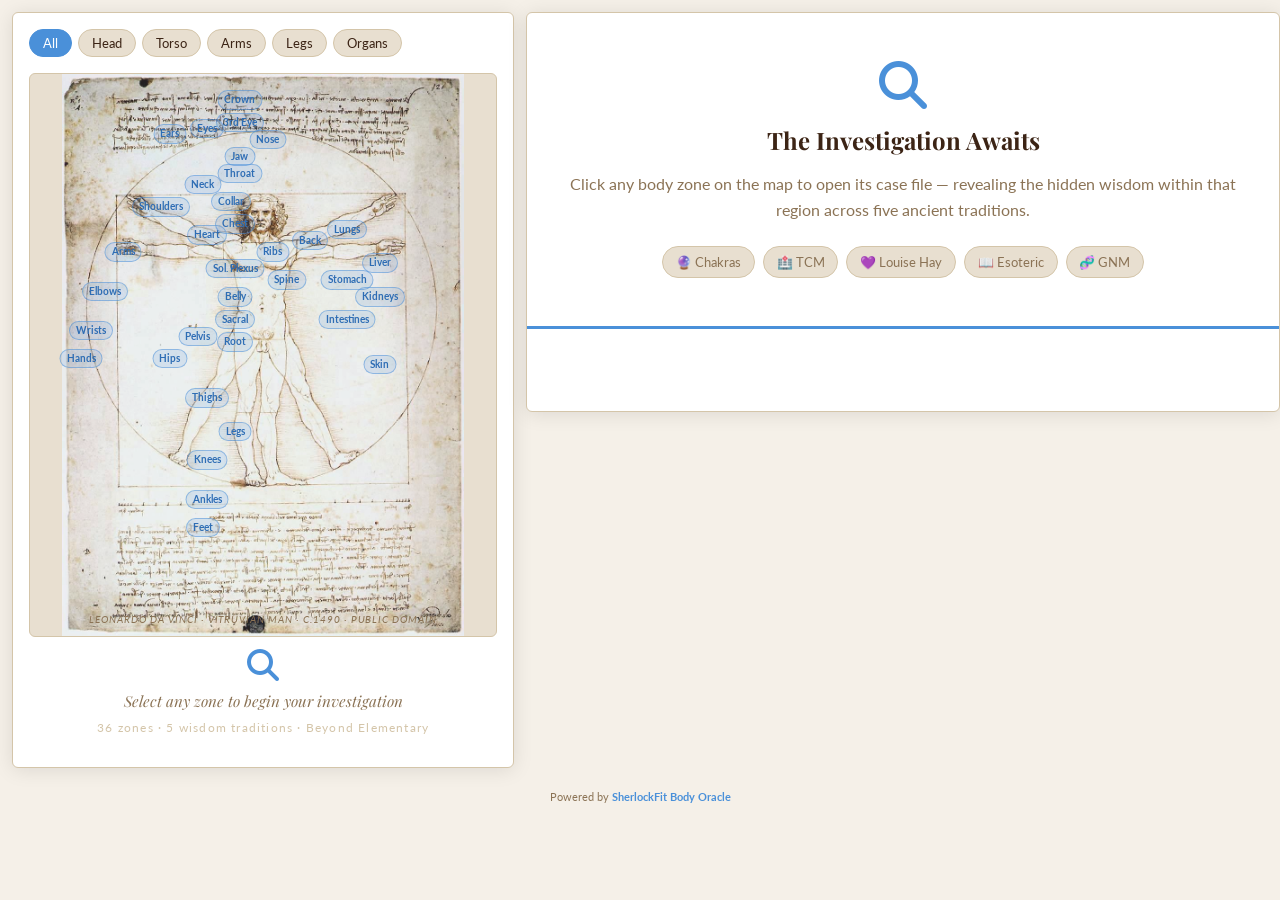
<file: embed.html>
<!DOCTYPE html>
<html lang="en">
<head>
  <meta charset="UTF-8">
  <meta name="viewport" content="width=device-width, initial-scale=1.0">
  <meta name="description" content="Vitruvian Man Body Oracle by SherlockFit — Embeddable interactive body map.">
  <title>Body Oracle — SherlockFit</title>
  <link rel="preconnect" href="https://fonts.googleapis.com">
  <link rel="preconnect" href="https://fonts.gstatic.com" crossorigin>
  <link href="https://fonts.googleapis.com/css2?family=Playfair+Display:ital,wght@0,400;0,600;0,700;1,400;1,600&family=Lato:wght@300;400;700&display=swap" rel="stylesheet">
  <link rel="stylesheet" href="https://cdnjs.cloudflare.com/ajax/libs/font-awesome/6.5.0/css/all.min.css">
  <link rel="stylesheet" href="styles.css">
  <style>
    /* Embed overrides — remove header/footer chrome for iframe use.
       The embedding site already provides its own header/branding, so we
       show only the Oracle itself here (no title banner). */
    body { background: var(--parchment); min-height: auto; }
    .site-header, .site-footer, .header-nav, .oracle-subnav { display: none !important; }
    .oracle-main { padding: 0.75rem; max-width: 100%; }
    /* Tighten layout for embed */
    .oracle-layout { gap: 0.75rem; }
    .body-map-panel { border-radius: 6px; }
    .case-file-panel { border-radius: 6px; min-height: 400px; }
    .map-prompt { padding: 0.75rem; }
    /* Powered-by link */
    .embed-footer {
      text-align: center; padding: 0.5rem;
      font-size: 0.7rem; color: var(--sepia-light);
    }
    .embed-footer a {
      color: var(--sf-chrome-blue); text-decoration: none;
      font-weight: 700;
    }
    .embed-footer a:hover { text-decoration: underline; }
  </style>
</head>
<body>
  <main class="oracle-main">
    <!-- BODY MAP VIEW (only oracle view in embed) -->
    <div id="view-oracle" class="view active">
      <div class="oracle-layout">

        <!-- LEFT: Body Map -->
        <aside class="body-map-panel">
          <div class="region-tabs">
            <button class="region-tab active" data-region="all">All</button>
            <button class="region-tab" data-region="head">Head</button>
            <button class="region-tab" data-region="torso">Torso</button>
            <button class="region-tab" data-region="arms">Arms</button>
            <button class="region-tab" data-region="legs">Legs</button>
            <button class="region-tab" data-region="organs">Organs</button>
          </div>

          <div class="body-map-container" id="bodyMapContainer">
            <img src="vitruvian-man.png" alt="Vitruvian Man — Leonardo da Vinci, c.1490" class="vitruvian-img" id="vitruvianImg">

            <!-- HEAD REGION -->
            <button class="body-zone" data-zone="crown" data-region="head" style="top:3%;left:45%;" title="Crown">Crown</button>
            <button class="body-zone" data-zone="eyes" data-region="head" style="top:8%;left:38%;" title="Eyes">Eyes</button>
            <button class="body-zone" data-zone="thirdEye" data-region="head" style="top:7%;left:45%;" title="Third Eye">3rd Eye</button>
            <button class="body-zone" data-zone="ears" data-region="head" style="top:9%;left:30%;" title="Ears">Ears</button>
            <button class="body-zone" data-zone="nose" data-region="head" style="top:10%;left:51%;" title="Nose">Nose</button>
            <button class="body-zone" data-zone="jaw" data-region="head" style="top:13%;left:45%;" title="Jaw">Jaw</button>
            <button class="body-zone" data-zone="throat" data-region="head" style="top:16%;left:45%;" title="Throat">Throat</button>
            <button class="body-zone" data-zone="neck" data-region="head" style="top:18%;left:37%;" title="Neck">Neck</button>

            <!-- TORSO REGION -->
            <button class="body-zone" data-zone="shoulders" data-region="torso" style="top:22%;left:28%;" title="Shoulders">Shoulders</button>
            <button class="body-zone" data-zone="collarbone" data-region="torso" style="top:21%;left:43%;" title="Collarbone">Collar</button>
            <button class="body-zone" data-zone="chest" data-region="torso" style="top:25%;left:44%;" title="Chest">Chest</button>
            <button class="body-zone" data-zone="heart" data-region="torso" style="top:27%;left:38%;" title="Heart">Heart</button>
            <button class="body-zone" data-zone="ribcage" data-region="torso" style="top:30%;left:52%;" title="Ribcage">Ribs</button>
            <button class="body-zone" data-zone="solarPlexus" data-region="torso" style="top:33%;left:44%;" title="Solar Plexus">Sol. Plexus</button>
            <button class="body-zone" data-zone="back" data-region="torso" style="top:28%;left:60%;" title="Back">Back</button>
            <button class="body-zone" data-zone="spine" data-region="torso" style="top:35%;left:55%;" title="Spine">Spine</button>
            <button class="body-zone" data-zone="belly" data-region="torso" style="top:38%;left:44%;" title="Belly">Belly</button>
            <button class="body-zone" data-zone="sacral" data-region="torso" style="top:42%;left:44%;" title="Sacral">Sacral</button>
            <button class="body-zone" data-zone="pelvis" data-region="torso" style="top:45%;left:36%;" title="Pelvis">Pelvis</button>

            <!-- ARMS REGION -->
            <button class="body-zone" data-zone="arms" data-region="arms" style="top:30%;left:20%;" title="Arms">Arms</button>
            <button class="body-zone" data-zone="elbows" data-region="arms" style="top:37%;left:16%;" title="Elbows">Elbows</button>
            <button class="body-zone" data-zone="wrists" data-region="arms" style="top:44%;left:13%;" title="Wrists">Wrists</button>
            <button class="body-zone" data-zone="hands" data-region="arms" style="top:49%;left:11%;" title="Hands">Hands</button>

            <!-- LEGS REGION -->
            <button class="body-zone" data-zone="root" data-region="legs" style="top:46%;left:44%;" title="Root">Root</button>
            <button class="body-zone" data-zone="hips" data-region="legs" style="top:49%;left:30%;" title="Hips">Hips</button>
            <button class="body-zone" data-zone="thighs" data-region="legs" style="top:56%;left:38%;" title="Thighs">Thighs</button>
            <button class="body-zone" data-zone="legs" data-region="legs" style="top:62%;left:44%;" title="Legs">Legs</button>
            <button class="body-zone" data-zone="knees" data-region="legs" style="top:67%;left:38%;" title="Knees">Knees</button>
            <button class="body-zone" data-zone="ankles" data-region="legs" style="top:74%;left:38%;" title="Ankles">Ankles</button>
            <button class="body-zone" data-zone="feet" data-region="legs" style="top:79%;left:37%;" title="Feet">Feet</button>

            <!-- ORGANS -->
            <button class="body-zone" data-zone="lungs" data-region="organs" style="top:26%;left:68%;" title="Lungs">Lungs</button>
            <button class="body-zone" data-zone="stomach" data-region="organs" style="top:35%;left:68%;" title="Stomach">Stomach</button>
            <button class="body-zone" data-zone="liver" data-region="organs" style="top:32%;left:75%;" title="Liver">Liver</button>
            <button class="body-zone" data-zone="kidneys" data-region="organs" style="top:38%;left:75%;" title="Kidneys">Kidneys</button>
            <button class="body-zone" data-zone="intestines" data-region="organs" style="top:42%;left:68%;" title="Intestines">Intestines</button>
            <button class="body-zone" data-zone="skin" data-region="organs" style="top:50%;left:75%;" title="Skin">Skin</button>

            <div class="vitruvian-caption">LEONARDO DA VINCI · VITRUVIAN MAN · C.1490 · PUBLIC DOMAIN</div>
          </div>

          <div class="map-prompt" id="mapPrompt">
            <i class="fas fa-search"></i>
            <p>Select any zone to begin your investigation</p>
            <span class="map-prompt-sub">36 zones · 5 wisdom traditions · Beyond Elementary</span>
          </div>
        </aside>

        <!-- RIGHT: Case File Panel -->
        <section class="case-file-panel" id="caseFilePanel">
          <div class="case-file-header" id="caseFileHeader">
            <div class="case-file-placeholder">
              <div class="placeholder-icon"><i class="fas fa-magnifying-glass"></i></div>
              <h2>The Investigation Awaits</h2>
              <p>Click any body zone on the map to open its case file — revealing the hidden wisdom within that region across five ancient traditions.</p>
              <div class="wisdom-traditions">
                <span>🔮 Chakras</span>
                <span>🏥 TCM</span>
                <span>💜 Louise Hay</span>
                <span>📖 Esoteric</span>
                <span>🧬 GNM</span>
              </div>
            </div>
          </div>

          <div class="case-file-content" id="caseFileContent" style="display:none">
            <div class="zone-title-bar">
              <div class="zone-chakra-dot" id="zoneDot"></div>
              <h2 id="zoneTitle">Zone Name</h2>
              <div class="zone-actions">
                <button class="btn-sm btn-secondary" id="addNoteBtn"><i class="fas fa-plus"></i> Case Note</button>
                <button class="btn-sm btn-secondary" id="shareBtn"><i class="fas fa-share-alt"></i> Share</button>
              </div>
            </div>
            <p class="zone-anatomy" id="zoneAnatomy"></p>

            <!-- ACCORDION SECTIONS -->
            <div class="accordion" id="mainAccordion">

              <div class="accordion-item">
                <button class="accordion-header" data-section="spiritual">
                  <span class="acc-icon">🔮</span>
                  <span class="acc-title">The Investigation — Spiritual Meaning</span>
                  <i class="fas fa-chevron-down acc-arrow"></i>
                </button>
                <div class="accordion-body" id="section-spiritual"></div>
              </div>

              <div class="accordion-item">
                <button class="accordion-header" data-section="chakra">
                  <span class="acc-icon">🕉️</span>
                  <span class="acc-title">Chakra Dossier</span>
                  <i class="fas fa-chevron-down acc-arrow"></i>
                </button>
                <div class="accordion-body" id="section-chakra"></div>
              </div>

              <div class="accordion-item">
                <button class="accordion-header" data-section="tcm">
                  <span class="acc-icon">🏥</span>
                  <span class="acc-title">Chinese Medicine Report</span>
                  <i class="fas fa-chevron-down acc-arrow"></i>
                </button>
                <div class="accordion-body" id="section-tcm"></div>
              </div>

              <div class="accordion-item">
                <button class="accordion-header" data-section="louiseHay">
                  <span class="acc-icon">💜</span>
                  <span class="acc-title">Louise Hay's Evidence</span>
                  <i class="fas fa-chevron-down acc-arrow"></i>
                </button>
                <div class="accordion-body" id="section-louiseHay"></div>
              </div>

              <div class="accordion-item">
                <button class="accordion-header" data-section="manlyPHall">
                  <span class="acc-icon">📖</span>
                  <span class="acc-title">Hall's Secret Archives</span>
                  <i class="fas fa-chevron-down acc-arrow"></i>
                </button>
                <div class="accordion-body" id="section-manlyPHall"></div>
              </div>

              <div class="accordion-item">
                <button class="accordion-header" data-section="gnm">
                  <span class="acc-icon">🧬</span>
                  <span class="acc-title">Biological Program — GNM</span>
                  <i class="fas fa-chevron-down acc-arrow"></i>
                </button>
                <div class="accordion-body" id="section-gnm"></div>
              </div>

              <div class="accordion-item">
                <button class="accordion-header" data-section="patterns">
                  <span class="acc-icon">⚖️</span>
                  <span class="acc-title">Body Pattern Analysis</span>
                  <i class="fas fa-chevron-down acc-arrow"></i>
                </button>
                <div class="accordion-body" id="section-patterns"></div>
              </div>

              <div class="accordion-item">
                <button class="accordion-header" data-section="ailments">
                  <span class="acc-icon">🩺</span>
                  <span class="acc-title">Known Ailments</span>
                  <i class="fas fa-chevron-down acc-arrow"></i>
                </button>
                <div class="accordion-body" id="section-ailments"></div>
              </div>

              <div class="accordion-item">
                <button class="accordion-header" data-section="playbook">
                  <span class="acc-icon">💪</span>
                  <span class="acc-title">SherlockFit Prescription</span>
                  <i class="fas fa-chevron-down acc-arrow"></i>
                </button>
                <div class="accordion-body" id="section-playbook"></div>
              </div>

              <div class="accordion-item" id="personalNotesSection" style="display:none">
                <button class="accordion-header" data-section="notes">
                  <span class="acc-icon">📝</span>
                  <span class="acc-title">My Case Notes</span>
                  <i class="fas fa-chevron-down acc-arrow"></i>
                </button>
                <div class="accordion-body" id="section-notes"></div>
              </div>

            </div><!-- end accordion -->

            <!-- Share buttons -->
            <div class="share-bar">
              <span class="share-label">Share this investigation:</span>
              <button class="share-btn share-twitter" id="shareTwitter"><i class="fab fa-x-twitter"></i> Share</button>
              <button class="share-btn share-facebook" id="shareFacebook"><i class="fab fa-facebook-f"></i> Share</button>
              <button class="share-btn share-copy" id="shareCopy"><i class="fas fa-link"></i> Copy Link</button>
            </div>

          </div><!-- end case-file-content -->
        </section>

      </div><!-- end oracle-layout -->
    </div><!-- end view-oracle -->
  </main>

  <!-- ADD CASE NOTE MODAL -->
  <div class="modal-overlay" id="caseNoteModal">
    <div class="modal-box">
      <div class="modal-header">
        <h3><i class="fas fa-plus-circle"></i> Add Case Note</h3>
        <button class="modal-close" id="modalClose"><i class="fas fa-times"></i></button>
      </div>
      <div class="modal-body">
        <label>Body Zone:</label>
        <select id="noteZoneSelect" class="modal-input"></select>
        <label>Note Type:</label>
        <select id="noteTypeSelect" class="modal-input">
          <option value="ailment">Ailment / Injury</option>
          <option value="observation">Personal Observation</option>
          <option value="healing">Healing Progress</option>
          <option value="affirmation">Personal Affirmation</option>
        </select>
        <label>Your Note:</label>
        <textarea id="noteText" class="modal-input" rows="4" placeholder="Describe your experience, symptom, or insight..."></textarea>
        <div class="modal-actions">
          <button class="btn btn-primary" id="saveNoteBtn">Save to Case File</button>
          <button class="btn btn-secondary" id="cancelNoteBtn">Cancel</button>
        </div>
      </div>
    </div>
  </div>

  <div class="embed-footer">
    Powered by <a href="https://sherlockfit.github.io/index.html/" target="_blank" rel="noopener">SherlockFit Body Oracle</a>
  </div>

  <script src="body-data.js"></script>
  <script src="script.js"></script>
</body>
</html>
</file>
<file: styles.css>
/* ============================================================
   SherlockFit Body Oracle — styles.css
   Theme: Leonardo da Vinci × Sherlock Holmes × SherlockFit
   ============================================================ */

:root {
  --sf-chrome-blue: #4A90D9;
  --sf-chrome-light: #6BB5FF;
  --sf-chrome-dark: #2E6DB4;
  --parchment: #F5F0E8;
  --parchment-dark: #E8DFD0;
  --parchment-edge: #D4C5A9;
  --sepia: #3C2415;
  --sepia-light: #8B7355;
  --navy: #1A1A2E;
  --charcoal: #2C2C2C;
  --brown: #6B4226;
  --gold: #C9A84C;
  --gold-light: #E8C96B;
  --chakra-root: #FF0000;
  --chakra-sacral: #FF8C00;
  --chakra-solar: #FFD700;
  --chakra-heart: #00C853;
  --chakra-throat: #2196F3;
  --chakra-third-eye: #3F51B5;
  --chakra-crown: #9C27B0;
}

*, *::before, *::after { box-sizing: border-box; margin: 0; padding: 0; }
html { scroll-behavior: smooth; }

body {
  font-family: 'Lato', sans-serif;
  font-size: 16px;
  color: var(--sepia);
  background: linear-gradient(135deg, #F5F0E8 0%, #EDE3D0 50%, #E8DFD0 100%);
  background-attachment: fixed;
  min-height: 100vh;
  line-height: 1.6;
}

h1, h2, h3, h4 { font-family: 'Playfair Display', serif; line-height: 1.25; }
h1 { font-size: 2rem; }
h2 { font-size: 1.5rem; }
h3 { font-size: 1.25rem; }
h4 { font-size: 1rem; }
a { color: var(--sf-chrome-blue); text-decoration: none; }
a:hover { text-decoration: underline; }
img { max-width: 100%; display: block; }
ul, ol { list-style: none; }
button { font-family: 'Lato', sans-serif; }

/* SITE HEADER */
.site-header {
  background: linear-gradient(135deg, #1A1A2E 0%, #2C2C2C 100%);
  padding: 1rem 2rem;
  border-bottom: 3px solid var(--sf-chrome-blue);
  position: sticky; top: 0; z-index: 100;
}
.header-inner {
  display: flex; align-items: center; justify-content: space-between;
  max-width: 1400px; margin: 0 auto;
}
.site-logo { max-height: 50px; width: auto; }
.logo-text-fallback {
  color: var(--sf-chrome-blue); font-family: 'Playfair Display', serif;
  font-size: 1.5rem; font-weight: 700; letter-spacing: 0.2em;
}
.header-title-group h1 {
  color: white; font-family: 'Playfair Display', serif;
  font-size: 1.8rem; margin: 0;
}
.tagline {
  color: var(--sf-chrome-light); font-size: 0.75rem;
  letter-spacing: 0.3em; text-transform: uppercase; margin: 0;
}
.header-nav { display: flex; gap: 0.5rem; }
.nav-btn {
  background: transparent; color: rgba(255,255,255,0.7);
  border: 1px solid rgba(255,255,255,0.2); padding: 0.5rem 1rem;
  border-radius: 4px; cursor: pointer; font-family: 'Lato', sans-serif;
  font-size: 0.875rem; text-decoration: none; display: inline-flex;
  align-items: center; gap: 0.4rem; transition: all 0.2s;
}
.nav-btn:hover, .nav-btn.active {
  background: var(--sf-chrome-blue); color: white;
  border-color: var(--sf-chrome-blue);
}

/* MAIN LAYOUT */
.oracle-main { padding: 1.5rem 2rem; max-width: 1400px; margin: 0 auto; }

/* VIEW SYSTEM */
.view { display: none; }
.view.active { display: block; }

/* ORACLE LAYOUT */
.oracle-layout {
  display: grid; grid-template-columns: 40% 60%;
  gap: 1.5rem; align-items: start;
}

/* BODY MAP PANEL */
.body-map-panel {
  background: white; border-radius: 8px; padding: 1rem;
  box-shadow: 0 2px 20px rgba(0,0,0,0.1); border: 1px solid var(--parchment-edge);
}
.region-tabs { display: flex; flex-wrap: wrap; gap: 0.4rem; margin-bottom: 1rem; }
.region-tab {
  background: var(--parchment-dark); color: var(--sepia);
  border: 1px solid var(--parchment-edge); padding: 0.3rem 0.8rem;
  border-radius: 20px; cursor: pointer; font-size: 0.8rem;
  font-family: 'Lato', sans-serif; transition: all 0.2s;
}
.region-tab:hover, .region-tab.active {
  background: var(--sf-chrome-blue); color: white; border-color: var(--sf-chrome-blue);
}
.body-map-container {
  position: relative; width: 100%; padding-bottom: 120%;
  overflow: hidden; background: var(--parchment-dark);
  border-radius: 6px; border: 1px solid var(--parchment-edge);
}
.vitruvian-img {
  position: absolute; top: 0; left: 0; width: 100%; height: 100%;
  object-fit: contain; object-position: center top; opacity: 0.85;
}
.body-zone {
  position: absolute; transform: translateX(-50%);
  background: rgba(74,144,217,0.15); border: 1px solid rgba(74,144,217,0.5);
  color: var(--sf-chrome-dark); font-size: 0.6rem; padding: 2px 6px;
  border-radius: 10px; cursor: pointer; white-space: nowrap;
  font-family: 'Lato', sans-serif; font-weight: 700; transition: all 0.2s;
  z-index: 10; line-height: 1.4;
}
.body-zone:hover {
  background: rgba(74,144,217,0.4); border-color: var(--sf-chrome-blue);
  transform: translateX(-50%) scale(1.1); z-index: 20;
  box-shadow: 0 0 8px rgba(74,144,217,0.5);
}
.body-zone.active {
  background: var(--sf-chrome-blue); color: white;
  border-color: var(--sf-chrome-dark); box-shadow: 0 0 12px rgba(74,144,217,0.7);
  animation: zonePulse 2s infinite;
}
.body-zone.hidden { display: none; }
@keyframes zonePulse {
  0%, 100% { box-shadow: 0 0 8px rgba(74,144,217,0.5); }
  50%       { box-shadow: 0 0 20px rgba(74,144,217,0.9); }
}
.vitruvian-caption {
  position: absolute; bottom: 0.5rem; left: 0; right: 0;
  text-align: center; font-size: 0.6rem; color: var(--sepia-light);
  letter-spacing: 0.1em; font-style: italic;
}
.map-prompt { text-align: center; padding: 1rem; color: var(--sepia-light); }
.map-prompt i { font-size: 2rem; color: var(--sf-chrome-blue); display: block; margin-bottom: 0.5rem; }
.map-prompt p { font-family: 'Playfair Display', serif; font-style: italic; margin: 0; font-size: 0.95rem; }
.map-prompt-sub { font-size: 0.75rem; color: var(--parchment-edge); letter-spacing: 0.1em; }

/* CASE FILE PANEL */
.case-file-panel {
  background: white; border-radius: 8px;
  box-shadow: 0 2px 20px rgba(0,0,0,0.1); border: 1px solid var(--parchment-edge);
  min-height: 600px; overflow: hidden;
}
.case-file-header { border-bottom: 3px solid var(--sf-chrome-blue); }
.case-file-placeholder { padding: 3rem 2rem; text-align: center; color: var(--sepia-light); }
.placeholder-icon i { font-size: 3rem; color: var(--sf-chrome-blue); display: block; margin-bottom: 1rem; }
.case-file-placeholder h2 {
  font-family: 'Playfair Display', serif; font-size: 1.5rem;
  color: var(--sepia); margin-bottom: 1rem;
}
.wisdom-traditions { display: flex; flex-wrap: wrap; gap: 0.5rem; justify-content: center; margin-top: 1.5rem; }
.wisdom-traditions span {
  background: var(--parchment-dark); padding: 0.3rem 0.8rem;
  border-radius: 20px; font-size: 0.8rem; border: 1px solid var(--parchment-edge);
}
.zone-title-bar {
  display: flex; align-items: center; gap: 1rem; padding: 1rem 1.5rem;
  background: linear-gradient(to right, #f8f5f0, white);
  border-bottom: 1px solid var(--parchment-edge);
}
.zone-chakra-dot { width: 16px; height: 16px; border-radius: 50%; flex-shrink: 0; }
#zoneTitle { font-family: 'Playfair Display', serif; font-size: 1.5rem; color: var(--sepia); margin: 0; flex: 1; }
.zone-anatomy {
  padding: 0.5rem 1.5rem 1rem; font-style: italic;
  color: var(--sepia-light); font-size: 0.9rem;
  border-bottom: 1px solid var(--parchment-edge); margin: 0;
}
.zone-actions { display: flex; gap: 0.5rem; margin-left: auto; }

/* ACCORDION */
.accordion-item { border-bottom: 1px solid var(--parchment-edge); }
.accordion-header {
  width: 100%; display: flex; align-items: center; gap: 0.75rem;
  padding: 0.9rem 1.5rem; background: transparent; border: none;
  cursor: pointer; text-align: left; font-family: 'Lato', sans-serif;
  color: var(--sepia); border-left: 3px solid transparent; transition: all 0.2s;
}
.accordion-header:hover { background: var(--parchment); border-left-color: var(--sf-chrome-blue); }
.accordion-header.active { background: var(--parchment); border-left-color: var(--sf-chrome-blue); }
.acc-icon { font-size: 1.1rem; }
.acc-title { font-weight: 700; font-size: 0.9rem; letter-spacing: 0.02em; flex: 1; }
.acc-arrow { transition: transform 0.3s; color: var(--sepia-light); }
.accordion-header.active .acc-arrow { transform: rotate(180deg); }
.accordion-body { display: none; padding: 0 1.5rem 1.5rem; line-height: 1.8; color: var(--sepia); font-size: 0.9rem; }
.accordion-body.open { display: block; }

/* ACCORDION CONTENT */
.data-row { display: flex; gap: 0.5rem; margin-bottom: 0.5rem; align-items: flex-start; }
.data-label { font-weight: 700; min-width: 120px; color: var(--sf-chrome-dark); font-size: 0.85rem; }
.data-value { color: var(--sepia); }
.citation {
  font-style: italic; font-size: 0.75rem; color: var(--sepia-light);
  margin-top: 0.75rem; padding-top: 0.5rem; border-top: 1px solid var(--parchment-edge);
}
.tag-list { display: flex; flex-wrap: wrap; gap: 0.3rem; margin: 0.25rem 0; }
.tag {
  background: var(--parchment-dark); border: 1px solid var(--parchment-edge);
  padding: 0.2rem 0.6rem; border-radius: 12px; font-size: 0.75rem; color: var(--sepia);
}
.health-issue {
  background: var(--parchment); border-left: 3px solid var(--sf-chrome-blue);
  padding: 0.75rem 1rem; margin-bottom: 0.75rem; border-radius: 0 4px 4px 0;
}
.health-issue h4 { font-family: 'Playfair Display', serif; margin: 0 0 0.25rem; color: var(--sepia); font-size: 0.95rem; }
.health-issue .issue-root { font-size: 0.8rem; color: var(--sf-chrome-dark); font-weight: 700; font-style: italic; margin-bottom: 0.25rem; }
.health-issue p { font-size: 0.85rem; margin: 0; color: var(--sepia-light); }
.affirmation-list { list-style: none; padding: 0; margin: 0; }
.affirmation-list li {
  padding: 0.4rem 0; border-bottom: 1px solid var(--parchment-edge);
  font-style: italic; font-family: 'Playfair Display', serif;
  color: var(--sepia); font-size: 0.9rem;
}
.affirmation-list li::before { content: '"'; color: var(--sf-chrome-blue); font-size: 1.2rem; margin-right: 0.3rem; }
.playbook-program {
  background: linear-gradient(135deg, var(--navy) 0%, #1a2a4a 100%);
  color: white; padding: 1rem 1.25rem; border-radius: 6px; margin-bottom: 0.75rem;
}
.playbook-program h4 { font-family: 'Playfair Display', serif; margin: 0 0 0.25rem; color: var(--sf-chrome-light); }
.playbook-program p { font-size: 0.85rem; margin: 0 0 0.75rem; color: rgba(255,255,255,0.8); }
.btn-playbook {
  display: inline-flex; align-items: center; gap: 0.4rem;
  background: var(--sf-chrome-blue); color: white; padding: 0.5rem 1.25rem;
  border-radius: 4px; text-decoration: none; font-size: 0.85rem;
  font-weight: 700; transition: background 0.2s; font-family: 'Lato', sans-serif;
}
.btn-playbook:hover { background: var(--sf-chrome-light); color: var(--navy); text-decoration: none; }

/* SHARE BAR */
.share-bar {
  display: flex; align-items: center; gap: 0.75rem;
  padding: 1rem 1.5rem; border-top: 2px solid var(--parchment-edge);
  background: var(--parchment); flex-wrap: wrap;
}
.share-label { font-size: 0.8rem; color: var(--sepia-light); font-weight: 700; letter-spacing: 0.05em; }
.share-btn {
  display: inline-flex; align-items: center; gap: 0.4rem;
  padding: 0.4rem 1rem; border-radius: 4px; border: none;
  cursor: pointer; font-size: 0.8rem; font-weight: 700; transition: all 0.2s;
}
.share-twitter { background: #000; color: white; }
.share-facebook { background: #1877F2; color: white; }
.share-copy { background: var(--charcoal); color: white; }
.share-btn:hover { opacity: 0.85; transform: translateY(-1px); }

/* BUTTONS */
.btn {
  display: inline-flex; align-items: center; gap: 0.4rem;
  padding: 0.6rem 1.25rem; border-radius: 4px; border: none;
  cursor: pointer; font-family: 'Lato', sans-serif; font-weight: 700;
  font-size: 0.9rem; transition: all 0.2s; text-decoration: none;
}
.btn-primary {
  background: linear-gradient(135deg, var(--sf-chrome-blue) 0%, var(--sf-chrome-dark) 100%);
  color: white;
}
.btn-primary:hover {
  background: linear-gradient(135deg, var(--sf-chrome-light) 0%, var(--sf-chrome-blue) 100%);
  color: white; text-decoration: none;
}
.btn-secondary { background: var(--parchment-dark); color: var(--sepia); border: 1px solid var(--parchment-edge); }
.btn-secondary:hover { background: var(--parchment-edge); text-decoration: none; }
.btn-danger { background: #c0392b; color: white; }
.btn-danger:hover { background: #a93226; text-decoration: none; }
.btn-sm { padding: 0.3rem 0.75rem; font-size: 0.8rem; }

/* MY MAP VIEW */
.mymap-container { max-width: 900px; margin: 0 auto; padding: 2rem; }
.section-heading {
  font-family: 'Playfair Display', serif; font-size: 1.75rem; color: var(--sepia);
  display: flex; align-items: center; gap: 0.75rem; margin-bottom: 0.5rem;
}
.section-subtext { color: var(--sepia-light); margin-bottom: 2rem; }
.progress-bar-container { margin-bottom: 2rem; }
.progress-bar-label { display: flex; justify-content: space-between; font-size: 0.85rem; color: var(--sepia-light); margin-bottom: 0.5rem; }
.progress-track { background: var(--parchment-dark); border-radius: 4px; height: 8px; overflow: hidden; }
.progress-fill {
  height: 100%;
  background: linear-gradient(90deg, var(--sf-chrome-blue), var(--sf-chrome-light));
  transition: width 0.5s ease;
}
.zone-grid {
  display: grid; grid-template-columns: repeat(auto-fill, minmax(150px, 1fr));
  gap: 0.75rem; margin-bottom: 2rem;
}
.zone-card {
  background: white; border: 1px solid var(--parchment-edge);
  border-radius: 6px; padding: 0.75rem; cursor: pointer;
  transition: all 0.2s; text-align: center;
}
.zone-card:hover {
  border-color: var(--sf-chrome-blue); transform: translateY(-2px);
  box-shadow: 0 4px 12px rgba(74,144,217,0.2);
}
.zone-card.explored { border-color: var(--sf-chrome-blue); background: linear-gradient(135deg, #f0f7ff, white); }
.zone-card.has-notes { border-color: var(--gold); }
.zone-card-dot { width: 12px; height: 12px; border-radius: 50%; margin: 0 auto 0.5rem; }
.zone-card-name { font-size: 0.8rem; font-weight: 700; color: var(--sepia); }
.zone-card-status { font-size: 0.7rem; color: var(--sepia-light); margin-top: 0.25rem; }
.map-actions { display: flex; gap: 1rem; flex-wrap: wrap; }

/* MODAL */
.modal-overlay {
  display: none; position: fixed; inset: 0;
  background: rgba(0,0,0,0.6); z-index: 1000;
  align-items: center; justify-content: center;
}
.modal-overlay.open { display: flex; }
.modal-box {
  background: white; border-radius: 8px;
  width: min(500px, 90vw); max-height: 90vh;
  overflow-y: auto; border-top: 4px solid var(--sf-chrome-blue);
}
.modal-header {
  display: flex; align-items: center; justify-content: space-between;
  padding: 1rem 1.5rem; border-bottom: 1px solid var(--parchment-edge);
}
.modal-header h3 { font-family: 'Playfair Display', serif; margin: 0; color: var(--sepia); }
.modal-close { background: none; border: none; font-size: 1.2rem; cursor: pointer; color: var(--sepia-light); line-height: 1; padding: 0.25rem; transition: color 0.2s; }
.modal-close:hover { color: var(--sepia); }
.modal-body { padding: 1.5rem; display: flex; flex-direction: column; gap: 1rem; }
.modal-body label { font-weight: 700; font-size: 0.85rem; color: var(--sepia); margin-bottom: -0.5rem; }
.modal-input {
  padding: 0.6rem 0.75rem; border: 1px solid var(--parchment-edge);
  border-radius: 4px; font-family: 'Lato', sans-serif; font-size: 0.9rem;
  width: 100%; box-sizing: border-box; background: var(--parchment); color: var(--sepia);
}
.modal-input:focus { outline: none; border-color: var(--sf-chrome-blue); }
.modal-actions { display: flex; gap: 0.75rem; margin-top: 0.5rem; }

/* SITE FOOTER */
.site-footer {
  background: linear-gradient(135deg, #1A1A2E 0%, #2C2C2C 100%);
  color: rgba(255,255,255,0.7); padding: 2rem; text-align: center;
  border-top: 3px solid var(--sf-chrome-blue); margin-top: 3rem;
}
.footer-inner { max-width: 1400px; margin: 0 auto; }
.footer-brand { display: flex; align-items: center; justify-content: center; gap: 1rem; margin-bottom: 1rem; }
.footer-logo { font-family: 'Playfair Display', serif; font-size: 1.2rem; color: var(--sf-chrome-light); letter-spacing: 0.2em; }
.footer-tagline { font-size: 0.8rem; letter-spacing: 0.3em; color: var(--sf-chrome-blue); }
.footer-links { display: flex; justify-content: center; gap: 2rem; margin-bottom: 1rem; }
.footer-links a { color: rgba(255,255,255,0.7); text-decoration: none; font-size: 0.85rem; transition: color 0.2s; }
.footer-links a:hover { color: var(--sf-chrome-light); }
.footer-copy { font-size: 0.8rem; margin: 0.25rem 0; color: rgba(255,255,255,0.5); }
.footer-credits { font-size: 0.75rem; color: rgba(255,255,255,0.4); font-style: italic; margin-top: 0.5rem; }

/* DECORATIVE */
.divider { border: none; border-top: 1px solid var(--gold); opacity: 0.5; margin: 1rem 0; }

/* PERSONAL NOTES */
.personal-note {
  background: var(--parchment); border-left: 3px solid var(--gold);
  padding: 0.75rem 1rem; margin-bottom: 0.5rem; border-radius: 0 4px 4px 0;
}
.note-meta { font-size: 0.75rem; color: var(--sepia-light); margin-bottom: 0.25rem; }
.note-type-badge {
  display: inline-block; background: var(--gold); color: white;
  padding: 0.1rem 0.4rem; border-radius: 3px; font-size: 0.7rem;
  font-weight: 700; margin-right: 0.4rem;
}

/* UTILITY */
.text-center { text-align: center; }
.text-right  { text-align: right; }
.mt-1 { margin-top: 0.5rem; }
.mt-2 { margin-top: 1rem; }
.mb-1 { margin-bottom: 0.5rem; }
.mb-2 { margin-bottom: 1rem; }
.hidden { display: none !important; }
.sr-only { position: absolute; width: 1px; height: 1px; padding: 0; margin: -1px; overflow: hidden; clip: rect(0,0,0,0); border: 0; }

/* RESPONSIVE 1024px */
@media (max-width: 1024px) {
  .oracle-layout { grid-template-columns: 45% 55%; }
}

/* RESPONSIVE 768px */
@media (max-width: 768px) {
  .oracle-layout { grid-template-columns: 1fr; flex-direction: column; }
  .body-map-container { padding-bottom: 100%; }
  .site-header .header-inner { flex-direction: column; gap: 1rem; text-align: center; }
  .header-nav { flex-wrap: wrap; justify-content: center; }
  .header-title-group h1 { font-size: 1.4rem; }
  .oracle-main { padding: 1rem; }
  .mymap-container { padding: 1rem; }
  .zone-grid { grid-template-columns: repeat(auto-fill, minmax(120px, 1fr)); }
  .share-bar { flex-direction: column; align-items: flex-start; }
  .footer-links { flex-wrap: wrap; gap: 1rem; }
  .footer-brand { flex-direction: column; gap: 0.5rem; }
}

/* RESPONSIVE 480px */
@media (max-width: 480px) {
  .body-zone { font-size: 0.5rem; padding: 1px 4px; }
  .zone-grid { grid-template-columns: repeat(auto-fill, minmax(100px, 1fr)); }
  .modal-box { width: 95vw; }
  .section-heading { font-size: 1.4rem; }
  .case-file-placeholder { padding: 2rem 1rem; }
  .accordion-header { padding: 0.75rem 1rem; }
  .accordion-body { padding: 0 1rem 1rem; }
  .zone-title-bar { padding: 0.75rem 1rem; }
  .zone-anatomy { padding: 0.4rem 1rem 0.75rem; }
}

/* ============================================================
   WAITLIST SECTION
   ============================================================ */
.waitlist-section {
  background: linear-gradient(135deg, var(--navy) 0%, #1a2a4a 60%, #2C2C2C 100%);
  border-top: 3px solid var(--sf-chrome-blue);
  border-bottom: 3px solid var(--sf-chrome-blue);
  padding: 4rem 2rem;
  text-align: center;
}
.waitlist-inner {
  max-width: 600px;
  margin: 0 auto;
}
.waitlist-badge {
  display: inline-flex;
  align-items: center;
  gap: 0.5rem;
  background: rgba(74, 144, 217, 0.2);
  border: 1px solid var(--sf-chrome-blue);
  color: var(--sf-chrome-light);
  padding: 0.3rem 1rem;
  border-radius: 20px;
  font-size: 0.8rem;
  font-weight: 700;
  letter-spacing: 0.1em;
  text-transform: uppercase;
  margin-bottom: 1.25rem;
}
.waitlist-heading {
  font-family: 'Playfair Display', serif;
  font-size: 2rem;
  color: white;
  margin-bottom: 1rem;
  line-height: 1.2;
}
.waitlist-sub {
  color: rgba(255, 255, 255, 0.75);
  font-size: 1rem;
  line-height: 1.7;
  margin-bottom: 2rem;
  max-width: 520px;
  margin-left: auto;
  margin-right: auto;
}
.waitlist-form { width: 100%; }
.waitlist-input-row {
  display: flex;
  gap: 0.75rem;
  max-width: 480px;
  margin: 0 auto 0.75rem;
}
.waitlist-email-input {
  flex: 1;
  padding: 0.7rem 1rem;
  border-radius: 4px;
  border: 1px solid rgba(255, 255, 255, 0.2);
  background: rgba(255, 255, 255, 0.08);
  color: white;
  font-family: 'Lato', sans-serif;
  font-size: 0.95rem;
  transition: border-color 0.2s, background 0.2s;
}
.waitlist-email-input::placeholder { color: rgba(255, 255, 255, 0.45); }
.waitlist-email-input:focus {
  outline: none;
  border-color: var(--sf-chrome-blue);
  background: rgba(255, 255, 255, 0.12);
}
.waitlist-email-input.input-error { border-color: #e74c3c; }
.waitlist-submit-btn {
  background: linear-gradient(135deg, var(--sf-chrome-blue) 0%, var(--sf-chrome-dark) 100%);
  color: white;
  white-space: nowrap;
  padding: 0.7rem 1.5rem;
}
.waitlist-submit-btn:hover {
  background: linear-gradient(135deg, var(--sf-chrome-light) 0%, var(--sf-chrome-blue) 100%);
  color: white;
  text-decoration: none;
}
.waitlist-submit-btn:disabled {
  opacity: 0.65;
  cursor: not-allowed;
}
.waitlist-privacy {
  font-size: 0.78rem;
  color: rgba(255, 255, 255, 0.45);
  display: flex;
  align-items: center;
  justify-content: center;
  gap: 0.4rem;
  margin: 0;
}
.waitlist-feedback {
  margin-top: 1.25rem;
  min-height: 1.5rem;
}
.waitlist-feedback:empty { display: none; }
.waitlist-success {
  background: rgba(0, 200, 83, 0.15);
  border: 1px solid rgba(0, 200, 83, 0.4);
  color: #4cdf8a;
  border-radius: 6px;
  padding: 1rem 1.5rem;
  font-family: 'Playfair Display', serif;
  font-size: 1rem;
}
.waitlist-success strong { display: block; font-size: 1.1rem; margin-bottom: 0.25rem; }
.waitlist-error {
  background: rgba(231, 76, 60, 0.15);
  border: 1px solid rgba(231, 76, 60, 0.4);
  color: #ff7675;
  border-radius: 6px;
  padding: 0.75rem 1.25rem;
  font-size: 0.9rem;
}
@media (max-width: 480px) {
  .waitlist-section { padding: 2.5rem 1.25rem; }
  .waitlist-heading { font-size: 1.5rem; }
  .waitlist-input-row { flex-direction: column; }
  .waitlist-submit-btn { width: 100%; justify-content: center; }
}
</file>
